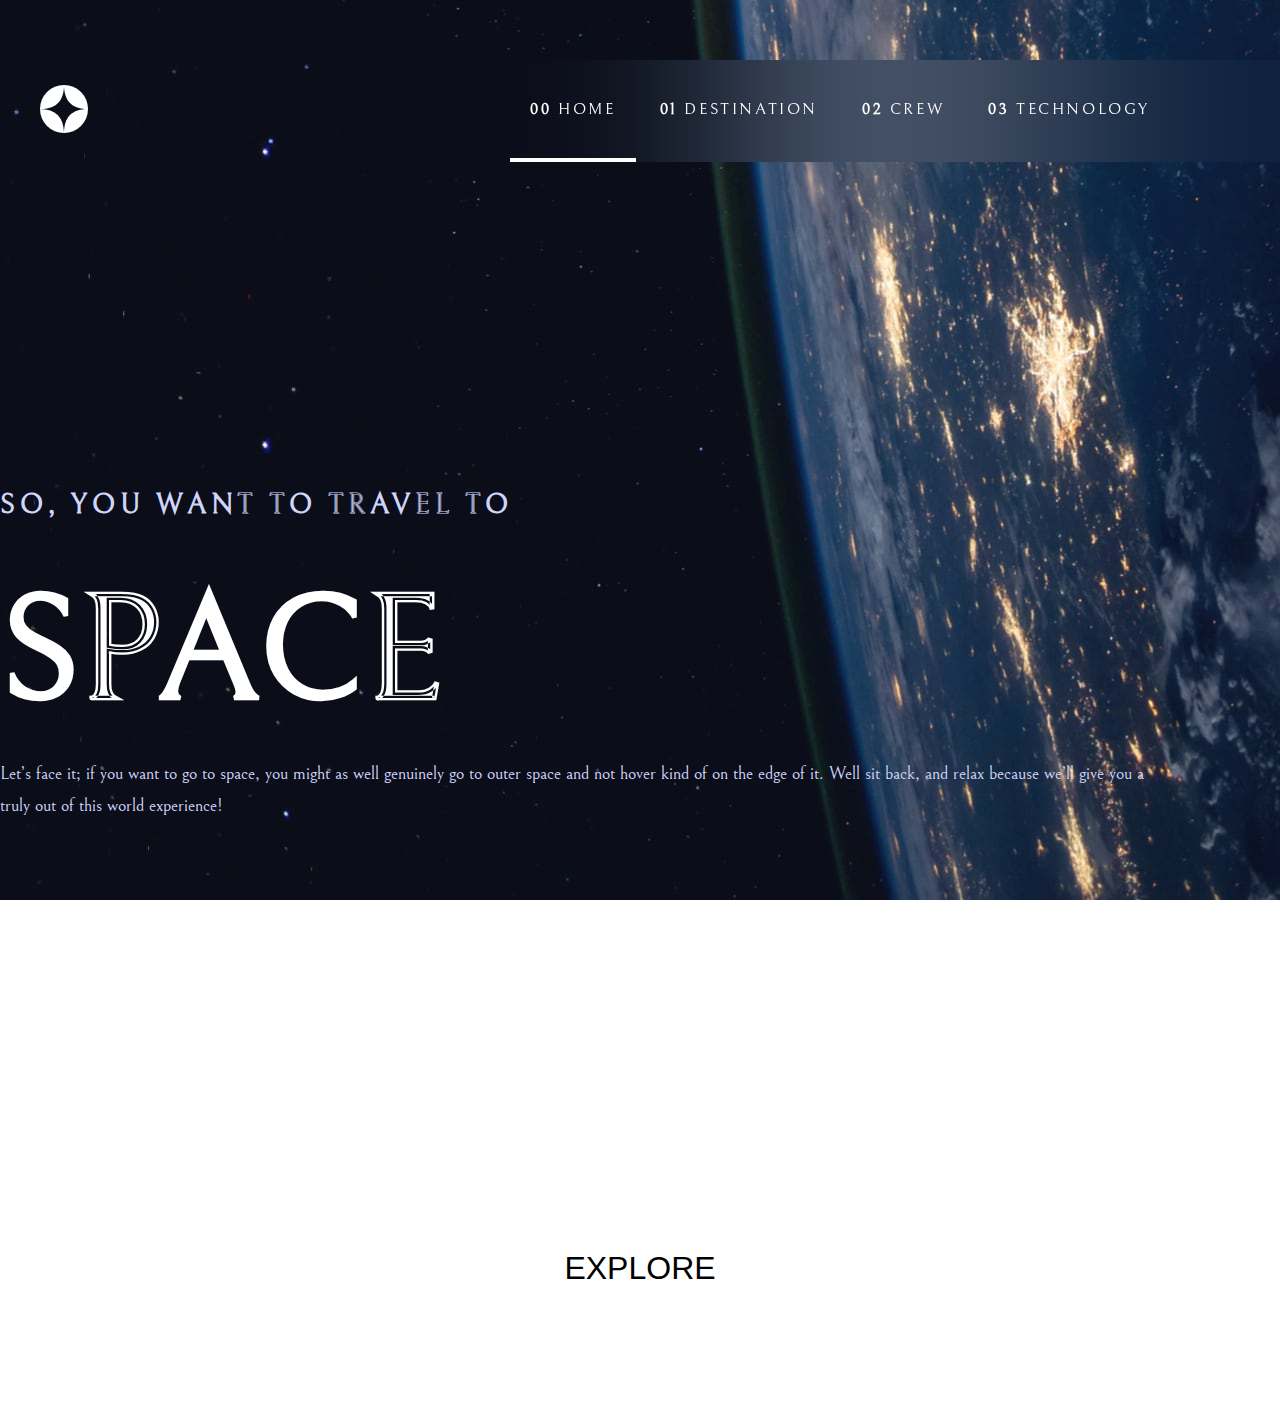
<file: index.html>
<!DOCTYPE html>
<html lang="en">
<head>
  <meta charset="UTF-8">
  <meta name="viewport" content="width=device-width, initial-scale=1.0">

  <link rel="icon" type="image/png" sizes="32x32" href="./assets/favicon-32x32.png">
  
  
  <link href="https://cdn.jsdelivr.net/npm/bootstrap@5.3.0-alpha1/dist/css/bootstrap.min.css" rel="stylesheet" integrity="sha384-GLhlTQ8iRABdZLl6O3oVMWSktQOp6b7In1Zl3/Jr59b6EGGoI1aFkw7cmDA6j6gD" crossorigin="anonymous">
  <link rel="stylesheet" href="styles.css">
  <link rel="preconnect" href="https://fonts.googleapis.com">
  <link rel="preconnect" href="https://fonts.gstatic.com" crossorigin>
  <link href="https://fonts.googleapis.com/css2?family=Barlow+Condensed&family=Bellefair&display=swap" rel="stylesheet">
  <title>Space tourism website | Home</title>
  <style>
  @media screen and (min-width: 992px) {

    body{
        background: url(assets/home/background-home-desktop.jpg) no-repeat center center fixed;
        background-size: cover ;
    }
}
/* tablet */
  @media screen and (min-width: 768px) and (max-width: 991px) {
    body{
        background: url(assets/home/background-home-tablet.jpg) no-repeat center center fixed;
        background-size: cover ;
    }
}
/* phone */
  @media screen and (max-width: 767px) {
    body{
        background: url(assets/home/background-home-mobile.jpg) no-repeat center center fixed;
        background-size: cover ;
    }
}
  </style>
</head>
<body>
  <nav>
    <div class="navi-wrapper">
      <div class="navi-logo">
        <img src="assets/shared/logo.svg" alt="logo">
      </div>
     
      <div class="navi-links-wrapper">
        <div class="navi-links">
          <ul>
              <ul>
                <li class="hide hamburger"><a onclick="openNav()" href="#"><img class="symbole" src="assets/shared/icon-hamburger.svg" alt="Menu"></a></li>
                <li class="hide close"><a onclick="closeNav()" href="#"><img class="symbole" src="assets/shared/icon-close.svg" alt="Close"></a></li>
              </ul>
            <li class="home links active"><span><a href="index.html"><span class="numbers">00</span> Home </a></span></li>
            <li class="destination links"><span><a onclick="destination()" href="destination.html"><span class="numbers">01</span> Destination </a></span></li>
            <li class="crew links"><span><a href="crew.html"><span class="numbers">02</span> Crew </a></span></li>
            <li class="technology links"><span><a href="technology.html"><span class="numbers">03</span> Technology </a></span></li>
          </ul>
        </div>
      </div>
    </div>
  </nav>
  
  <div class="container">
    <div class="row">
      <div class="col-lg-6 col1-home">
        <h5>So, you want to travel to</h5>
        <h1>Space</h1>
        <p>Let’s face it; if you want to go to space, you might as well genuinely go to 
          outer space and not hover kind of on the edge of it. Well sit back, and relax 
          because we’ll give you a truly out of this world experience!
        </p>
      </div>
      <div class="col-lg-6 col2-home">
        <button><a onclick="destination()" href="destination.html">Explore</a></button>
      </div>
    </div>
  </div>
  
  
  
  



  
  <script src="https://ajax.googleapis.com/ajax/libs/jquery/3.6.1/jquery.min.js"></script>
  <script src="index.js"></script>
  <script src="https://cdn.jsdelivr.net/npm/bootstrap@5.3.0-alpha1/dist/js/bootstrap.bundle.min.js" integrity="sha384-w76AqPfDkMBDXo30jS1Sgez6pr3x5MlQ1ZAGC+nuZB+EYdgRZgiwxhTBTkF7CXvN" crossorigin="anonymous"></script>
</body>
</html>
</file>
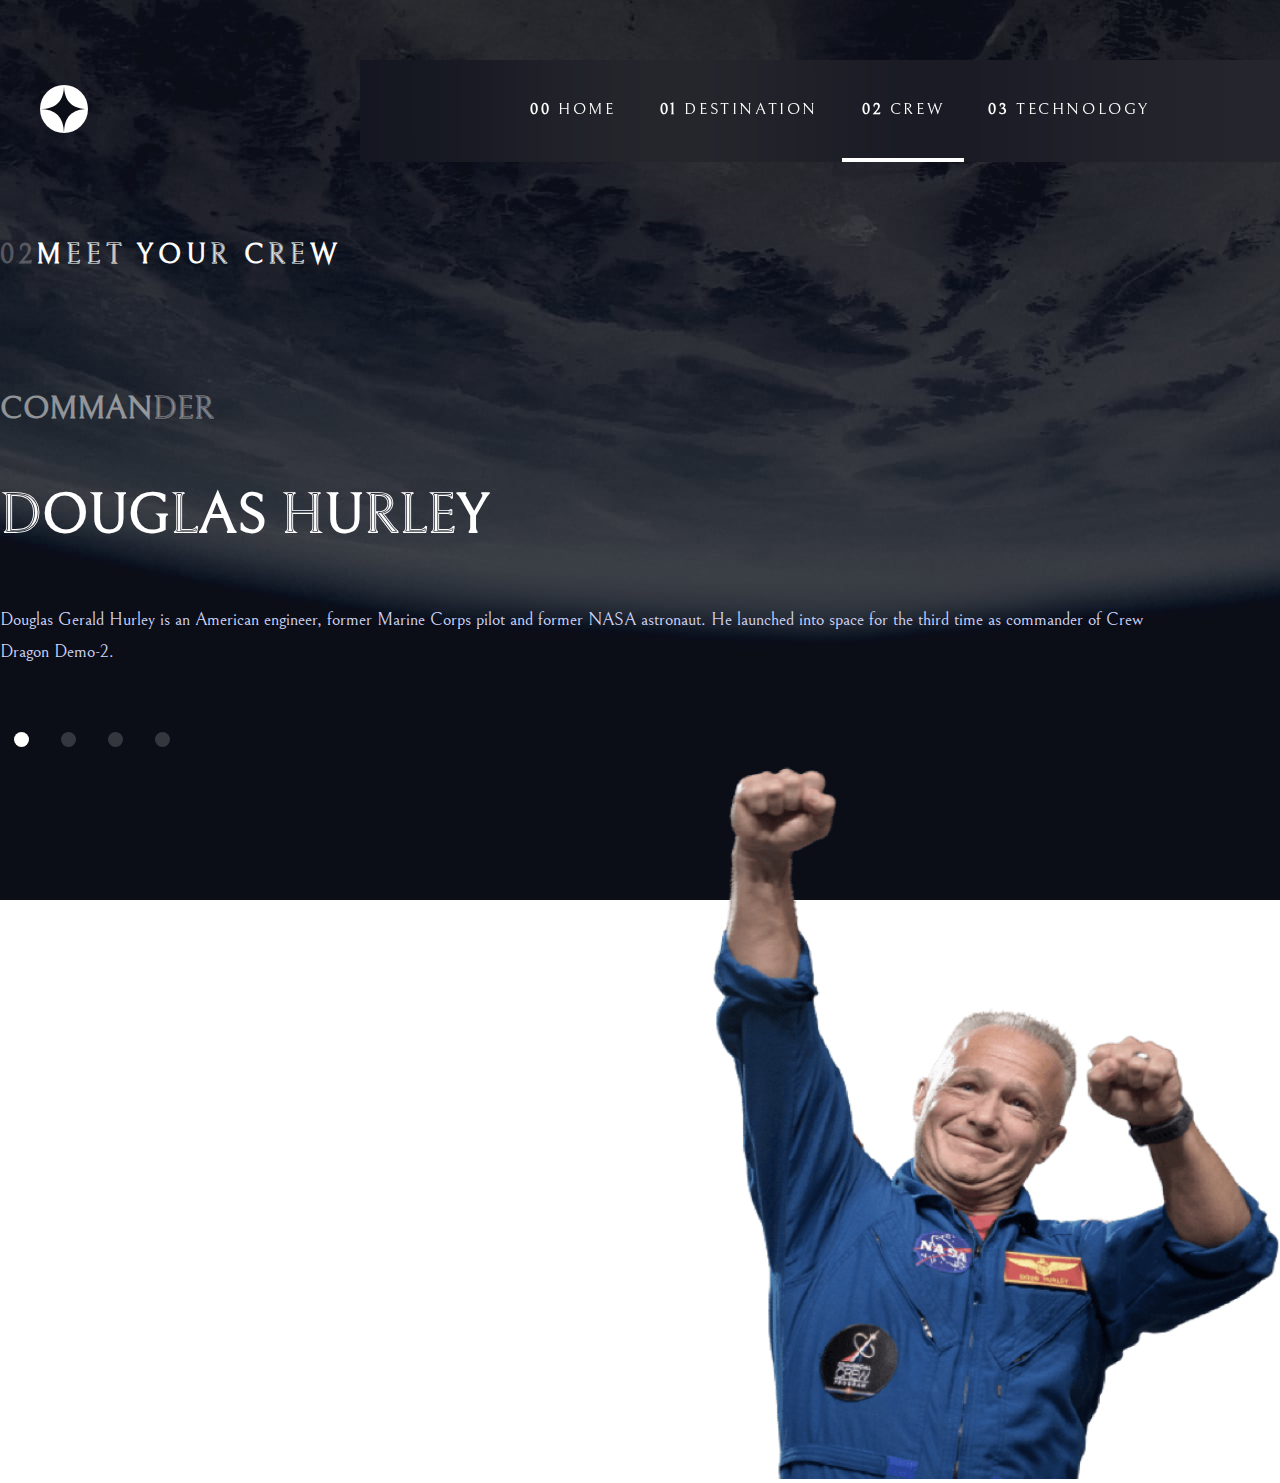
<file: crew.html>
<!DOCTYPE html>
<html lang="en">
<head>
  <meta charset="UTF-8">
  <meta name="viewport" content="width=device-width, initial-scale=1.0">

  <link rel="icon" type="image/png" sizes="32x32" href="./assets/favicon-32x32.png">
  
  
  <link href="https://cdn.jsdelivr.net/npm/bootstrap@5.3.0-alpha1/dist/css/bootstrap.min.css" rel="stylesheet" integrity="sha384-GLhlTQ8iRABdZLl6O3oVMWSktQOp6b7In1Zl3/Jr59b6EGGoI1aFkw7cmDA6j6gD" crossorigin="anonymous">
  <link rel="stylesheet" href="styles.css">
  <link rel="preconnect" href="https://fonts.googleapis.com">
  <link rel="preconnect" href="https://fonts.gstatic.com" crossorigin>
  <link href="https://fonts.googleapis.com/css2?family=Barlow+Condensed&family=Bellefair&display=swap" rel="stylesheet">
  <title>Space tourism website | Home</title>
  <style>
  @media screen and (min-width: 992px) {

    body{
        background: url(assets/crew/background-crew-desktop.jpg) no-repeat center center fixed;
        background-size: cover ;
    }
}
/* tablet */
  @media screen and (min-width: 768px) and (max-width: 991px) {
    body{
        background: url(assets/crew/background-crew-tablet.jpg) no-repeat center center fixed;
        background-size: cover ;
    }
}
/* phone */
  @media screen and (max-width: 767px) {
    body{
        background: url(assets/crew/background-crew-mobile.jpg) no-repeat center center fixed;
        background-size: cover ;
    }
    .row{
        display: grid;
        grid-template-areas:  "a"
                              "b"
                              "c";
    }
}
  </style>
</head>
<body>
  <nav>
    <div class="navi-wrapper">
      <div class="navi-logo">
        <img src="assets/shared/logo.svg" alt="logo">
      </div>    
      <div class="navi-links-wrapper">
        <div class="navi-links">
          <ul>
              <ul>
                <li class="hide hamburger"><a onclick="openNav()" href="#"><img class="symbole" src="assets/shared/icon-hamburger.svg" alt="Menu"></a></li>
                <li class="hide close"><a onclick="closeNav()" href="#"><img class="symbole" src="assets/shared/icon-close.svg" alt="Close"></a></li>
              </ul>
            <li class="home links "><span><a href="index.html"><span class="numbers">00</span> Home </a></span></li>
            <li class="destination links"><span><a href="destination.html"><span class="numbers">01</span> Destination </a></span></li>
            <li class="crew links active"><span><a href="crew.html"><span class="numbers">02</span> Crew </a></span></li>
            <li class="technology links"><span><a href="technology.html"><span class="numbers">03</span> Technology </a></span></li>
          </ul>
        </div>
      </div>
    </div>
  </nav>
    
    <div class="container">
        <div class="row">
            <div class="col-lg-12">
              <h5 class="crew-heading"><span>02</span>Meet your crew</h5>
            </div>
            <div class="col-lg-6 col1-crew">
              <div class="crew-navbar">
                <ul>
                    <li onclick="hurley()" class="hurley-btn crew-active"><a href="#"></a></li>
                    <li onclick="shuttleworth()" class="shuttleworth-btn"><a href="#"></a></li>
                    <li onclick="glover()" class="glover-btn"><a href="#"></a></li>
                    <li onclick="ansari()" class="ansari-btn"><a href="#"></a></li>
                </ul>
            </div>
            <div>
                <h4 class="crew-position">Commander</h4>
                <h3 class="crew-name">Douglas Hurley</h3>
              
                <p class="crew-desc">
                Douglas Gerald Hurley is an American engineer, former Marine Corps pilot 
                and former NASA astronaut. He launched into space for the third time as 
                commander of Crew Dragon Demo-2.
                </p>
            </div>
            </div>

            <div class="col-lg-6 col2-crew">
                <img class="crew-img" src="assets/crew/image-douglas-hurley.png" alt="crew image">
                <hr class="crew-hr">
            </div>
        </div>
    </div>

 



  <script src="https://ajax.googleapis.com/ajax/libs/jquery/3.6.1/jquery.min.js"></script>
  <script src="index.js"></script>
  <script src="https://cdn.jsdelivr.net/npm/bootstrap@5.3.0-alpha1/dist/js/bootstrap.bundle.min.js" integrity="sha384-w76AqPfDkMBDXo30jS1Sgez6pr3x5MlQ1ZAGC+nuZB+EYdgRZgiwxhTBTkF7CXvN" crossorigin="anonymous"></script>
</body>
</html>
</file>
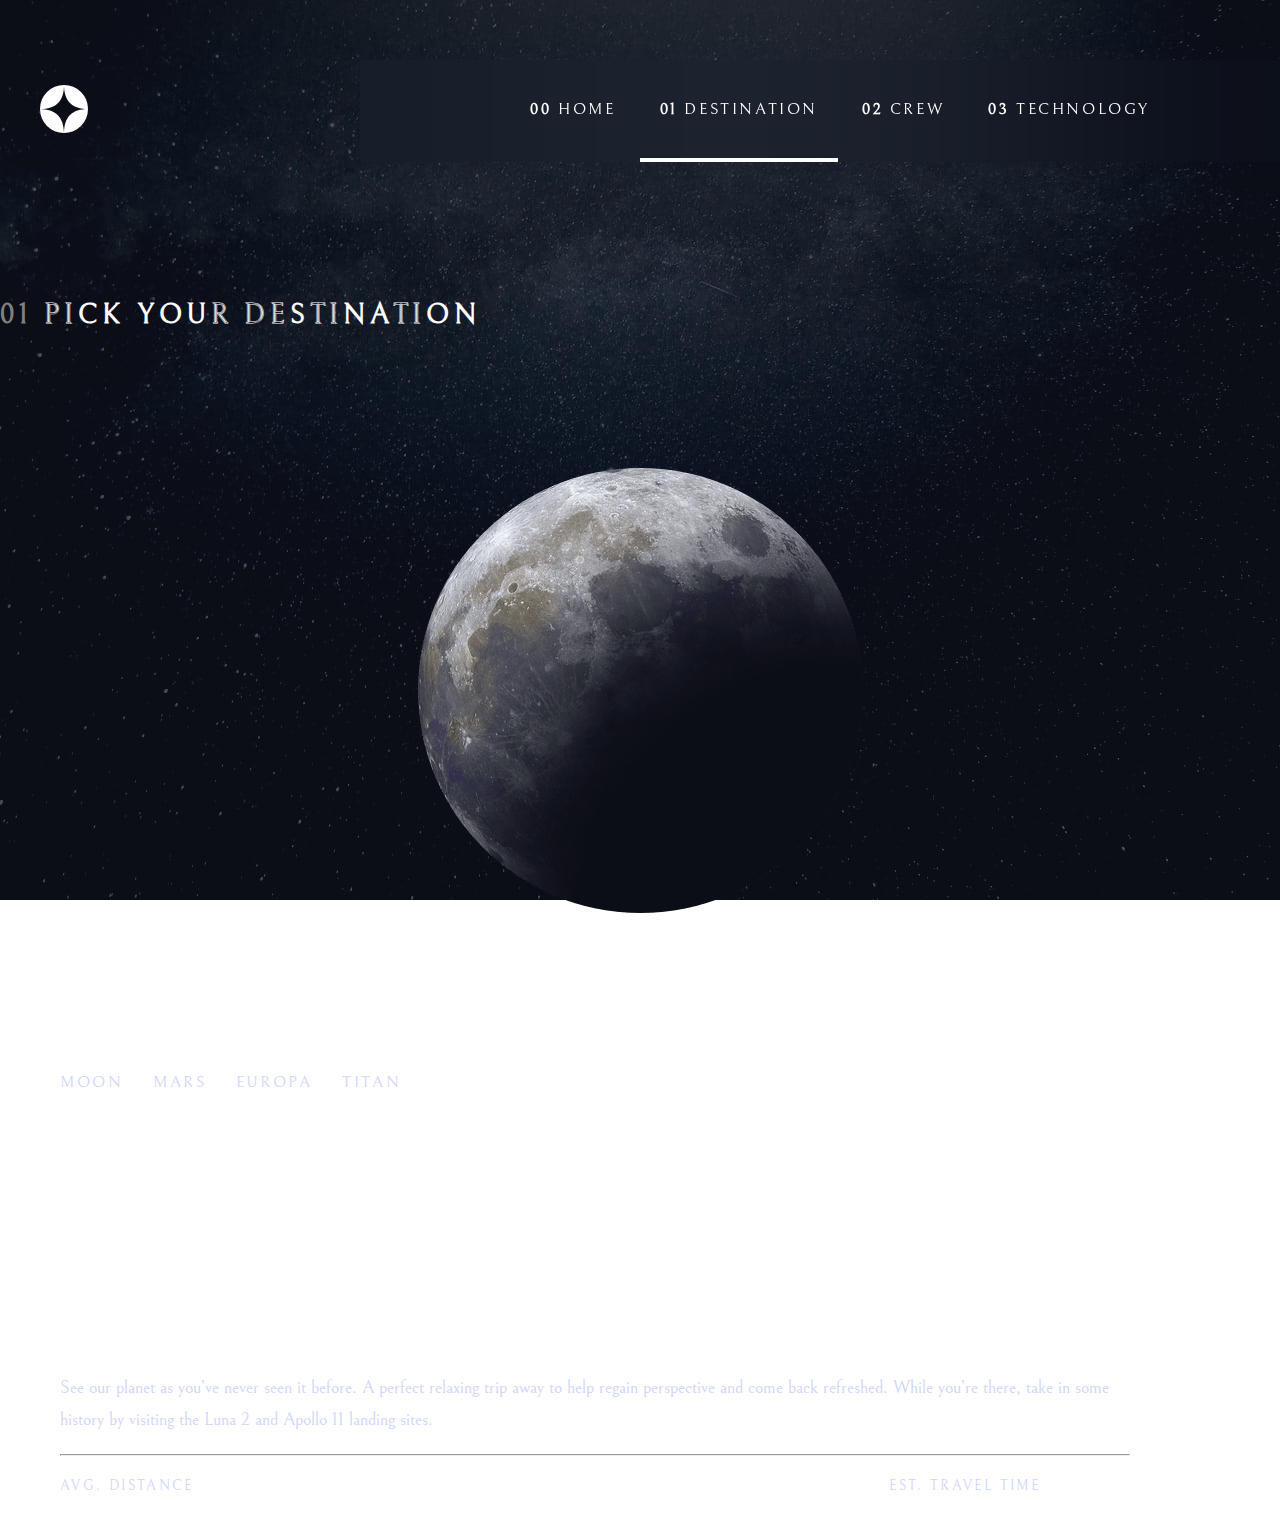
<file: destination.html>
<!DOCTYPE html>
<html lang="en">
<head>
  <meta charset="UTF-8">
  <meta name="viewport" content="width=device-width, initial-scale=1.0">

  <link rel="icon" type="image/png" sizes="32x32" href="./assets/favicon-32x32.png">
  
  
  <link href="https://cdn.jsdelivr.net/npm/bootstrap@5.3.0-alpha1/dist/css/bootstrap.min.css" rel="stylesheet" integrity="sha384-GLhlTQ8iRABdZLl6O3oVMWSktQOp6b7In1Zl3/Jr59b6EGGoI1aFkw7cmDA6j6gD" crossorigin="anonymous">
  <link rel="stylesheet" href="styles.css">
  <link rel="preconnect" href="https://fonts.googleapis.com">
  <link rel="preconnect" href="https://fonts.gstatic.com" crossorigin>
  <link href="https://fonts.googleapis.com/css2?family=Barlow+Condensed&family=Bellefair&display=swap" rel="stylesheet">
  <title>Space tourism website | Destination</title>
  <style>
    @media screen and (min-width: 992px) {
  
      body{
          background: url(assets/destination/background-destination-desktop.jpg) no-repeat center center fixed;
          background-size: cover ;

      }
  }
  /* tablet */
    @media screen and (min-width: 768px) and (max-width: 991px) {
      body{
          background: url(assets/destination/background-destination-tablet.jpg) no-repeat center center fixed;
          background-size: cover ;

      }
  }
  /* phone */
    @media screen and (max-width: 767px) {
      body{
          background: url(assets/destination/background-destination-mobile.jpg) no-repeat center center fixed;
          background-size: cover ;
          
          
      }
  }
  </style>
</head>
<body>
  <nav>
    <div class="navi-wrapper">
      <div class="navi-logo">
        <img src="assets/shared/logo.svg" alt="logo">
      </div>
     
      <div class="navi-links-wrapper">
        <div class="navi-links">
          <ul>
              <ul>
                <li class="hide hamburger"><a onclick="openNav()" href="#"><img class="symbole" src="assets/shared/icon-hamburger.svg" alt="Menu"></a></li>
                <li class="hide close"><a onclick="closeNav()" href="#"><img class="symbole" src="assets/shared/icon-close.svg" alt="Close"></a></li>
              </ul>
            <li class="home links"><span><a href="index.html"><span class="numbers">00</span> Home </a></span></li>
            <li class="destination links active"><span><a href="destination.html"><span class="numbers">01</span> Destination </a></span></li>
            <li class="crew links"><span><a href="crew.html"><span class="numbers">02</span> Crew </a></span></li>
            <li class="technology links"><span><a href="technology.html"><span class="numbers">03</span> Technology </a></span></li>
          </ul>
        </div>
      </div>
    </div>
  </nav>
  <div class="container">
    <div class="row">
      <div class="col-lg-6 col1-destination">
            <h5><span>01</span> Pick your destination</h5>
        <div class="planet-img-wrapper">
            <img class="planet-img" src="assets/destination/image-moon.png" alt="image-moon">
        </div>       
      </div>
      <div class="col-lg-6 col2-destination">
        <div class="planet-navbar">
            <ul>
                <li onclick="moon()"><span class="moon-btn planet-active">Moon</span> </li>
                <li onclick="mars()"><span class="mars-btn">Mars</span></li>
                <li onclick="europa()"><span class="europa-btn">Europa</span></li>
                <li onclick="titan()"><span class="titan-btn">Titan</span></li>
            </ul>
        </div>
        <div class="planet-description">
          <h2 class="planet-name">Moon</h2>
          <p class="planet-paragraph">
              See our planet as you’ve never seen it before. A perfect relaxing trip away to help 
              regain perspective and come back refreshed. While you’re there, take in some history 
              by visiting the Luna 2 and Apollo 11 landing sites.
          </p>
        </div>
        <hr>
        <div class="distance-facts">
            <div class="avg-distance">
                <p>Avg. distance</p>
                <span class="planet-distance">384,400 km</span>
            </div>
            <div class="travel-time">
                <p>Est. travel time</p>
                <span class="planet-travel">3 days</span>
            </div>
        </div>

      </div>
    </div>  



  <script src="https://ajax.googleapis.com/ajax/libs/jquery/3.6.1/jquery.min.js"></script>
  <script src="index.js"></script>
  <script src="https://cdn.jsdelivr.net/npm/bootstrap@5.3.0-alpha1/dist/js/bootstrap.bundle.min.js" integrity="sha384-w76AqPfDkMBDXo30jS1Sgez6pr3x5MlQ1ZAGC+nuZB+EYdgRZgiwxhTBTkF7CXvN" crossorigin="anonymous"></script>
</body>
</html>
</file>
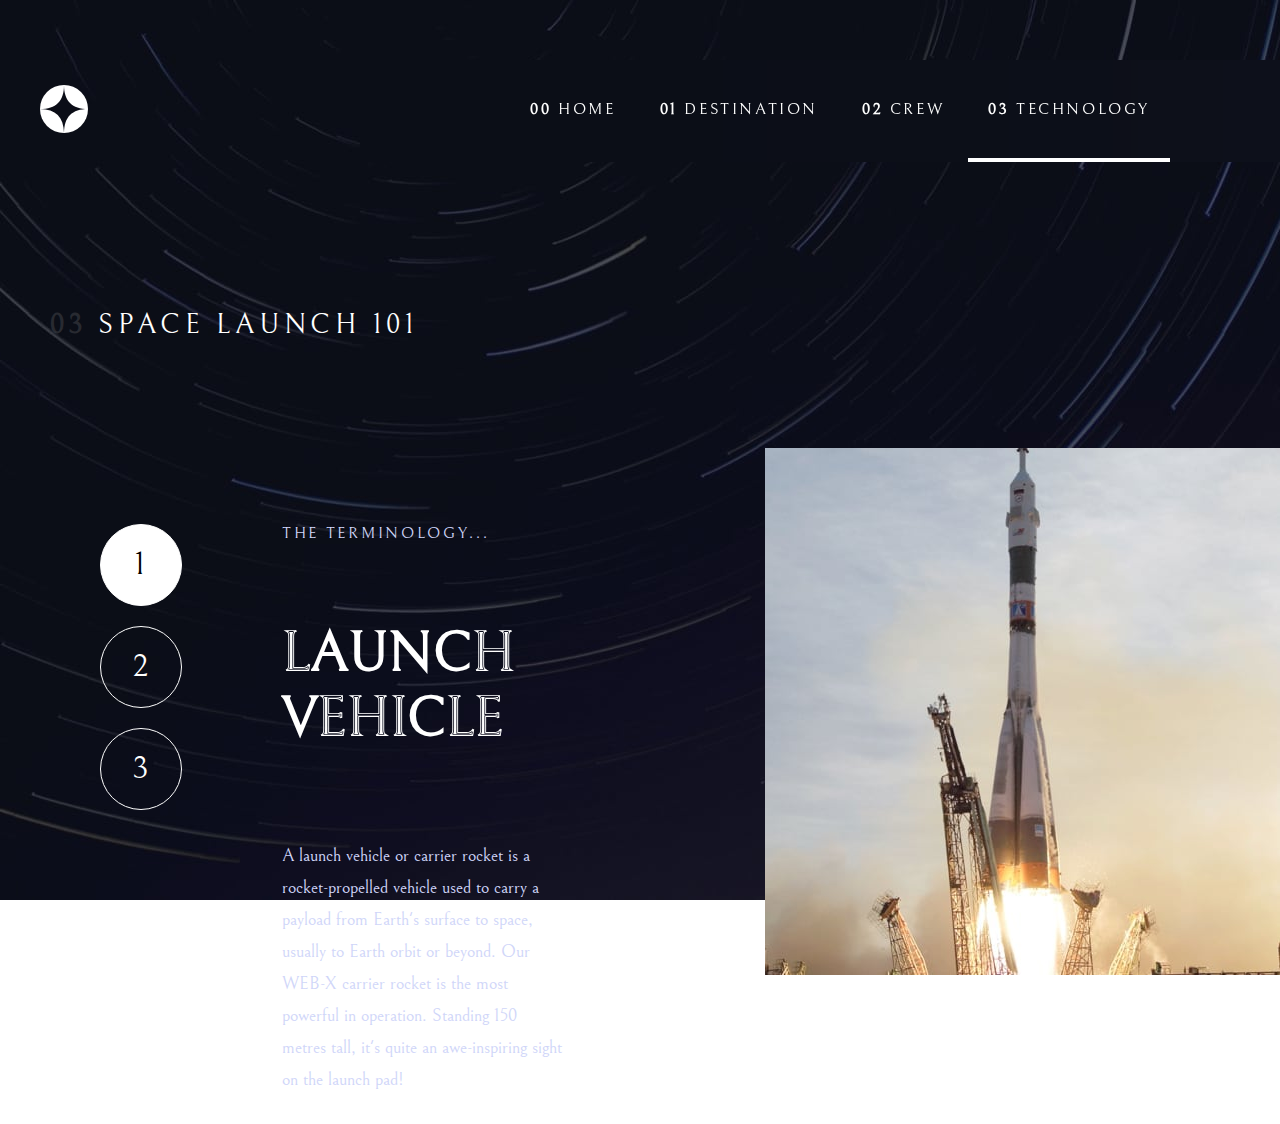
<file: technology.html>
<!DOCTYPE html>
<html lang="en">
<head>
  <meta charset="UTF-8">
  <meta name="viewport" content="width=device-width, initial-scale=1.0">

  <link rel="icon" type="image/png" sizes="32x32" href="./assets/favicon-32x32.png">
  
  
  <link href="https://cdn.jsdelivr.net/npm/bootstrap@5.3.0-alpha1/dist/css/bootstrap.min.css" rel="stylesheet" integrity="sha384-GLhlTQ8iRABdZLl6O3oVMWSktQOp6b7In1Zl3/Jr59b6EGGoI1aFkw7cmDA6j6gD" crossorigin="anonymous">
  <link rel="stylesheet" href="styles.css">
  <link rel="preconnect" href="https://fonts.googleapis.com">
  <link rel="preconnect" href="https://fonts.gstatic.com" crossorigin>
  <link href="https://fonts.googleapis.com/css2?family=Barlow+Condensed&family=Bellefair&display=swap" rel="stylesheet">
  <title>Space tourism website | Home</title>
  <style>
  @media screen and (min-width: 992px) {

    body{
        background: url(assets/technology/background-technology-desktop.jpg) no-repeat center center fixed;
        background-size: cover ;
    }
    .tech-row{
        display: grid;
        grid-template-areas: "a b c";
    }
}
/* tablet */
  @media screen and (min-width: 768px) and (max-width: 991px) {
    body{
        background: url(assets/technology/background-technology-tablet.jpg) no-repeat center center fixed;
        background-size: cover ;
    }
}
/* phone */
  @media screen and (max-width: 767px) {
    body{
        background: url(assets/technology/background-technology-mobile.jpg) no-repeat center center fixed;
        background-size: cover ;
    }
}
  </style>
</head>
<body>
    <nav>
    <div class="navi-wrapper">
      <div class="navi-logo">
        <img src="assets/shared/logo.svg" alt="logo">
      </div>    
      <div class="navi-links-wrapper">
        <div class="navi-links">
          <ul>
              <ul>
                <li class="hide hamburger"><a onclick="openNav()" href="#"><img class="symbole" src="assets/shared/icon-hamburger.svg" alt="Menu"></a></li>
                <li class="hide close"><a onclick="closeNav()" href="#"><img class="symbole" src="assets/shared/icon-close.svg" alt="Close"></a></li>
              </ul>
            <li class="home links "><span><a href="index.html"><span class="numbers">00</span> Home </a></span></li>
            <li class="destination links"><span><a href="destination.html"><span class="numbers">01</span> Destination </a></span></li>
            <li class="crew links"><span><a href="crew.html"><span class="numbers">02</span> Crew </a></span></li>
            <li class="technology links active"><span><a href="technology.html"><span class="numbers">03</span> Technology </a></span></li>
          </ul>
        </div>
      </div>
    </div>
    </nav>
    
    <div class="container-fluid">
        <div class="row">
            <div class="col col1-tech">
                <h5><span>03</span> Space launch 101</h5>
            </div>
        </div>
        <div class="row tech-row">
            <div class="col-lg-12 col2-tech">
                <div class="tech-img-wrapper">

                </div>
            </div>
            <div class="col-lg-12 col3-tech">
                <ul class="tech-navbar">
                    <li class="tech-1 tech-active" onclick="techVehicle()"><a class="tech-1 tech-active" href="#">1</a></li>
                    <li class="tech-2"onclick="techSpaceport()"><a class="tech-2" href="#">2</a></li>
                    <li class="tech-3" onclick="techCapsule()"><a class="tech-3" href="#">3</a></li>
                </ul>
            </div>
            <div class="col-lg-12 col4-tech">
                <p class="tech-heading">The terminology...</p>
                <h4 class="tech-name">Launch vehicle</h4>
                <p class="tech-vehicle-desc"> A launch vehicle or carrier rocket is a rocket-propelled vehicle used to carry a 
                    payload from Earth's surface to space, usually to Earth orbit or beyond. Our 
                    WEB-X carrier rocket is the most powerful in operation. Standing 150 metres tall, 
                    it's quite an awe-inspiring sight on the launch pad!
                </p>
            </div>
        </div>
    </div>

 



  <script src="https://ajax.googleapis.com/ajax/libs/jquery/3.6.1/jquery.min.js"></script>
  <script src="index.js"></script>
  <script src="https://cdn.jsdelivr.net/npm/bootstrap@5.3.0-alpha1/dist/js/bootstrap.bundle.min.js" integrity="sha384-w76AqPfDkMBDXo30jS1Sgez6pr3x5MlQ1ZAGC+nuZB+EYdgRZgiwxhTBTkF7CXvN" crossorigin="anonymous"></script>
</body>
</html>
</file>
<file: styles.css>
body, html{
    padding: 0;
    margin: 0;
    font-family: 'Bellefair', serif;  
    width: 100vw;
}
/* general design */

.navi-wrapper{
    display: flex;
    justify-content: space-between;
    align-items: center;
}
.numbers{
    font-weight: 700;
}
.navi-links ul a{
    text-transform: uppercase;
    text-decoration: none;
    color: #FFFFFF;
   
    font-size: 16px;
    letter-spacing: 2.6px;
}
button a{
    text-decoration: none;
    color: black;
}

/* desktop design */
/* navbar */
@media screen and (min-width: 992px) {
    .navi-wrapper{
        margin: 60px 0 40px 40px;
    }
    .navi-links-wrapper{
        padding: 0 110px 0 100px;
        backdrop-filter: blur(100px);
        -webkit-backdrop-filter: blur(100px);

    } 
    .active{
        border-bottom: #FFFFFF 4px solid;
    }  
    .navi-links ul{
        list-style: none;  
        text-align: center;
        margin: 0;
        padding-left: 50px; 
        
    }
    .navi-links ul li{
        display: inline-block;
        padding: 40px 20px;
    }

    .navi-links ul li:hover {
        border-bottom: #ffffff88 4px solid;
    }
    /* home */
    .col1-home{
        text-align: left;
        padding: 240px 120px 0 0 ;
    }
    .col1-home h5{
        letter-spacing: 4.75px;
        font-size: 28px;
        text-transform: uppercase;
        color: #D0D6F9;
    }
    .col1-home h1{
        margin: 12px 0;
        font-size: 150px;
        text-transform: uppercase;
        color: #FFFFFF;
    }
    .col1-home p{
        font-size: 18px;
        line-height: 32px;
        color: #D0D6F9;
    }
    .col2-home{
        padding-top: 290px ;
        text-align: center;
    }
    .col2-home button{
        text-transform: uppercase;
        padding: 120px 80px;
        border-radius: 100%;
        background-color: #FFFFFF;
        border: 0;
        font-size: 32px;
    }
    .col2-home button:hover {
        box-shadow: 0px 0px 0px 40px #979797;
        transition: 0.5s;
    }
    /* destination */

    h5 span{
        color: gray;
        font-weight: 700;
    }
    .col1-destination{
        padding-top: 50px;
    }
    .col1-destination h5{
        letter-spacing: 4.725px;
        font-size: 28px;
        text-transform: uppercase;
        color: #FFFFFF;
    }
    .planet-img-wrapper{
        padding-top: 90px;
        text-align: center;
    }

    .planet-active{
        border-bottom: 2px solid #FFFFFF;
    }
    .planet-navbar ul{
        padding: 0;
    }
    .planet-navbar ul li{
        
        font-size: 16px;
        letter-spacing: 2.7px;
        padding-right: 25px;
        text-transform: uppercase;
        display: inline-block;
        list-style: none;
        color: #D0D6F9;
    }
    .planet-navbar li span:hover{
        border-bottom: 2px solid #FFFFFF;
        color: #FFFFFF;
    }

    .col2-destination{
        padding: 140px 150px 0 60px;
    }
    .col2-destination h2{
        font-size: 100px;
        text-transform: uppercase;
        color: white;
    }
    .planet-description p{
        font-size: 18px;
        line-height: 32px;
        color: #D0D6F9;
    }
    .col2-destination hr{
        color: gray;
    }
    .distance-facts{
        font-size: 14px;
        letter-spacing: 2.3625px;
        text-transform: uppercase;
        color: #D0D6F9;
        display: flex;
        justify-content: space-between;
    }
    .travel-time{
        padding: 0 90px 0 0;
    }
    .distance-facts span{
        letter-spacing: normal;
        font-size: 28px;
        color: #FFFFFF;
    }
        /* crew */
    .col-lg-12{
        padding: 0;
    }
    .crew-heading{
        padding: 30px 0;
       
        text-transform: uppercase;
        font-size: 28px;
        letter-spacing: 4.725px;
        color: #FFFFFF;
    }
    .crew-heading span{
        color: #FFFFFF;
        opacity: 0.25;
        font-weight: 700;
    }
    .crew-position{
        color: #FFFFFF;
        opacity: 0.5;
        font-size: 32px;
        text-transform: uppercase;
    }
    .crew-name{
        color: #FFFFFF;
        font-size: 56px;
        text-transform: uppercase;
    }
    .col2-crew{
        text-align: end;
    }
    .col1-crew{
        display: flex;
        flex-wrap: wrap-reverse;
        justify-content: start;
        padding: 0 100px 0 0;
    }
    .crew-navbar ul{
        padding-left: 0;
    }
    .crew-desc{
        font-size: 18px;
        color: #D0D6F9;
        line-height: 32px;
    }
    .crew-hr{
        display: none;
    }
    .crew-navbar{
        padding-top: 30px;
        text-align: center;
    }
    .crew-navbar li{
        width: 15px;
        height: 15px;
        margin: 0 14px;
        background-color: #FFFFFF;
        display: inline-block;
        list-style: none;
        border-radius: 100px;
        opacity: 17.44%;
    }
    .crew-navbar li:hover{
        opacity: 50%;
    }
    .crew-active{
        opacity: unset !important;
    }
    .crew-navbar li a{
        width: 100%;
        height: 100%;
    }
    .crew-img{
        width: 568.07px;
        height: 712px;

    }
    /* Tech */
    .col1-tech{
        padding: 40px 0 40px 50px;
    }
    .col1-tech h5{
        text-transform: uppercase;
        color: #FFFFFF;
        font-size: 28px;
        letter-spacing: 4.72px;
        font-weight: 400;
        padding: 20px 0;
    }
    .col1-tech span{
        font-size: 28px;
        opacity: 0.25;
        font-weight: 700;
    }
    .col2-tech{
        grid-area: c;
        padding: 0;
    }
    .tech-row{
        text-align: center;
    }
    .tech-img-wrapper{
        width: 515px;
        height: 527px;
        background-image: url(assets/technology/image-launch-vehicle-portrait.jpg);
        background-position: center center;
        background-size: cover;
    }
    .tech-navbar{
        padding: 40px 0 0 100px;
        text-align: center;
    }
    .tech-navbar li{
        display: flex;
        align-items: center;
        justify-content: center;
        list-style: none;
        color: #FFFFFF;
        width: 80px;
        height: 80px;
        border: 1px solid #FFFFFF;
        border-radius: 100%;
        margin: 20px 0;

    }
    .tech-navbar li a{
        font-weight: 400;
        font-size: 32px;
        letter-spacing: 2px;
        color: #FFFFFF;
        text-decoration: none;
        padding: 5px 7.5px;
    }
    .tech-active{
        background-color: #FFFFFF;
        color: black !important;
    }
    .col3-tech{
        grid-area: a;
    }
    .col4-tech{
        grid-area: b;
        text-align: left;
        padding: 60px 200px 0 100px;
    }
    .col4-tech .tech-heading{
        color: #D0D6F9;
        text-transform: uppercase;
        font-size: 16px;
        letter-spacing: 2.7px;
    }
    .col4-tech .tech-name{
        padding: 5px 0;
        color: #FFFFFF;
        font-size: 56px;
        text-transform: uppercase;
    }
    .col4-tech .tech-vehicle-desc{
        padding: 10px 0;
        color: #D0D6F9;
        font-size: 18px;
        line-height: 32px; 
    }
}




/* tablet design */
/* navbar */
@media screen and (min-width: 768px) and (max-width: 991px) {

    .navi-links-wrapper{
        padding: 0 20px 0 40px;
        backdrop-filter: blur(100px);
        -webkit-backdrop-filter: blur(100px);
    } 
    .navi-logo{
        padding-left: 40px;
    }
    .active{
        border-bottom: #FFFFFF 3px solid;
    }
    .navi-links ul{
        list-style: none;  
        text-align: center;
        margin: 0;
        padding-left: 50px;  
    }
    .navi-links ul li{
        display: inline-block;
        padding: 40px 10px;
    }

/* home */
    .col1-home{
        text-align: center;
        padding: 80px 95px 100px 95px;
    }
    .col1-home h5{
        letter-spacing: 3.375px;
        font-size: 20px;
        text-transform: uppercase;
        color: #D0D6F9;
    }
    .col1-home h1{
        margin: 12px 0;
        font-size: 150px;
        text-transform: uppercase;
        color: #FFFFFF;
    }
    .col1-home p{
        font-size: 16px;
        line-height: 28px;
        color: #D0D6F9;
    }
    .col2-home{
        text-align: center;
    }
    .col2-home button{
        text-transform: uppercase;
        padding: 120px 80px;
        border-radius: 100%;
        background-color: #FFFFFF;
        border: 0;
        font-size: 32px;
    }
    .col2-home button:hover {
        box-shadow: 0px 0px 0px 40px #979797;
        transition: 0.5s;
    }
    /* destination */
    h5 span{
        font-weight: 700;
        opacity: 0.25;
    }
    .col1-destination{
        padding-top: 30px;
    }
    .col1-destination h5{
        letter-spacing: 3.375px;
        font-size: 20px;
        text-transform: uppercase;
        color: #FFFFFF;
    }
    .planet-img-wrapper{
        padding-top: 50px;
        text-align: center;
    }
    .planet-img{
        width: 300px;
    }

    .planet-active{
        color: #FFFFFF;
        border-bottom: 2px solid #FFFFFF;
    }
    .planet-navbar ul{
        padding-top: 50px;
    }
    .planet-navbar ul li{  
        font-size: 16px;
        letter-spacing: 2.7px;
        padding-right: 25px;
        text-transform: uppercase;
        display: inline-block;
        list-style: none;
        color: #D0D6F9;
    }
    .planet-navbar li span:hover{
        border-bottom: 2px solid #FFFFFF;
        color: #FFFFFF;
    }

    .col2-destination{
        text-align: center;
        padding: 0 50px 0 50px;
    }
    .col2-destination h2{
        padding-top: 30px;
        font-size: 80px;
        text-transform: uppercase;
        color: white;
    }
    .planet-description p{
        font-size: 16px;
        color: #D0D6F9;
        line-height: 28px;
    }
    .col2-destination hr{
        color: gray;
    }
    .distance-facts{
        font-size: 14px;
        letter-spacing: 2.3625px;
        text-transform: uppercase;
        color: #D0D6F9;
        display: flex;
        justify-content: center;
    }
    .travel-time{
        padding: 0 0px 0 140px;
    }
    .distance-facts span{
        letter-spacing: normal;
        font-size: 28px;
        color: #FFFFFF;
    }
    /* crew */

    .crew-heading{
        padding: 30px 0 30px 30px;
        text-transform: uppercase;
        font-size: 20px;
        letter-spacing: 3.375px;
        color: #FFFFFF;
    }
    .crew-heading span{
        color: #FFFFFF;
        opacity: 0.25;
        font-weight: 700;
    }
    .crew-position{
        color: #FFFFFF;
        opacity: 0.5;
        font-size: 24px;
        text-transform: uppercase;
    }
    .crew-name{
        color: #FFFFFF;
        font-size: 40px;
        text-transform: uppercase;
    }
    .col1-crew, .col2-crew{
        text-align: center;
    }
    .col1-crew{
        justify-content: center;
        padding: 0 100px;
        display: flex;
        flex-wrap: wrap-reverse;
    }
    .crew-desc{
        font-size: 16px;
        color: #D0D6F9;
        line-height: 28px;
    }
    .crew-hr{
        display: none;
    }
    .crew-navbar{
        padding-top: 30px;
        text-align: center;
    }
    .crew-navbar ul{
        padding-left: 0;
    }
    .crew-navbar li{
        width: 10px;
        height: 10px;
        margin: 0 14px;
        background-color: #FFFFFF;
        display: inline-block;
        list-style: none;
        border-radius: 100px;
        opacity: 17.44%;
    }
    .crew-navbar li:hover{
        opacity: 50%;
    }
    .crew-active{
        opacity: unset !important;
    }
    .crew-navbar li a{
        width: 100%;
        height: 100%;
    }
    .crew-img{
        position: absolute;
        left: 200px;
        bottom: 0;
        width: 456.37px;
        height: 572px;
    }
    /* Tech */

    .col1-tech{
        padding: 40px 0 40px 50px;
    }
    .col1-tech h5{
        text-transform: uppercase;
        color: #FFFFFF;
        font-size: 20px;
        letter-spacing: 3.38px;
        font-weight: 400;
        padding: 20px 0;
    }
    .col1-tech span{
        font-size: 20px;
        opacity: 0.25;
        font-weight: 700;
    }
    .col2-tech{
        padding: 0;
    }
    .tech-row{
        text-align: center;
    }
    .tech-img-wrapper{
        width: 100vw;
        height: 310px;
        background-image: url(assets/technology/image-launch-vehicle-landscape.jpg);
        background-position: center center;
        background-size: cover;
    }
    .tech-navbar{
        padding: 40px 0;
        text-align: center;
    }
    .tech-navbar li{
        display: inline-block;
        list-style: none;
        color: #FFFFFF;
        padding: 15px 20px;
        border: 1px solid #FFFFFF;
        border-radius: 100%;
        margin: 0 15px;

    }
    .tech-navbar li a{
        font-weight: 400;
        font-size: 24px;
        color: #FFFFFF;
        text-decoration: none;
        padding: 5px 7.5px;
    }
    .tech-active{
        background-color: #FFFFFF;
        color: black !important;
    }
    .col4-tech{
        text-align: center;
        padding: 0 160px;
    }
    .col4-tech .tech-heading{
        color: #D0D6F9;
        text-transform: uppercase;
        font-size: 16px;
        letter-spacing: 2.7px;
    }
    .col4-tech .tech-name{
        padding: 5px 0;
        color: #FFFFFF;
        font-size: 40px;
        text-transform: uppercase;
    }
    .col4-tech .tech-vehicle-desc{
        padding: 10px 0;
        color: #D0D6F9;
        font-size: 16px;
        line-height: 28px; 
    }
    
}

/* mobile dedsign */
@media screen and (max-width: 766px) {
/* navbar */
    .navi-links ul {
        list-style: none;
        margin: 0;       
    }
    .home{
        padding-top: 60px;
    }
    .destination, .crew, .technology{
        padding-top: 30px;
    }
    .close{
        text-align: right;
    }
    .symbole{
        width: 30px;
    }
    .navi-wrapper{
        padding: 30px 30px;
    }

    .expandet{
        position: absolute;
        z-index: 5;
        top: 0;
        left: calc(100vw - 70vw);
        width: 70vw;
        height: 100vh;
        padding: 30px 15px 0 0;
        backdrop-filter: blur(100px);  
        -webkit-backdrop-filter: blur(100px);
    }
    /* homepage */
    .col1-home{
        text-align: center;
        padding: 30px 30px 60px 30px;
    }
    .col1-home h5{
        letter-spacing: 2.7px;
        font-size: 16px;
        text-transform: uppercase;
        color: #D0D6F9;
    }
    .col1-home h1{
        margin: 12px 0;
        font-size: 80px;
        text-transform: uppercase;
        color: #FFFFFF;
    }
    .col1-home p{
        font-size: 15px;
        line-height: 25px;
        color: #D0D6F9;
    }
    .col2-home{
        text-align: center;
    }
    .col2-home button{
        padding: 90px 60px;
        border-radius: 100%;
        background-color: #FFFFFF;
        border: 0;
        font-size: 20px;
        text-transform: uppercase;
    }
    .col2-home button:hover {
        box-shadow: 0px 0px 0px 40px #979797;
        transition: 0.5s;
    }
    /* destination */
    h5 span{
        font-weight: 700;
        color: gray;
    }
    .col1-destination{
        text-align: center;
        padding-top: 20px;
    }
    .col1-destination h5{
        letter-spacing: 2.7px;
        font-size: 16px;
        text-transform: uppercase;
        color: #FFFFFF;
    }
    .planet-img-wrapper{
        padding-top: 20px;   
    }
    .planet-img{
        width: 170px;
    }
    .planet-active{
        color: #FFFFFF;
        border-bottom: 2px solid #FFFFFF;
    }
    .planet-navbar ul{
        padding: 0;
    }
    .planet-navbar ul li{
        font-size: 14px;
        letter-spacing: 2.3625px;
        padding-right: 25px;
        text-transform: uppercase;
        display: inline-block;
        list-style: none;
        color: #D0D6F9;
    }
    .planet-navbar li span:hover{
        border-bottom: 2px solid #FFFFFF;
        color: #FFFFFF;
    }
    .col2-destination{
        text-align: center;
        padding: 30px 15px 0 15px;
    }
    .col2-destination h2{
        padding-top: 16px;
        font-size: 56px;
        text-transform: uppercase;
        color: white;
    }
    .planet-description p{
        font-size: 15px;
        line-height: 25px;
        color: #D0D6F9;
    }
    .col2-destination hr{
        color: gray;
    }
    .avg-distance{
        padding-bottom: 20px;
    }
    .distance-facts{
        text-transform: uppercase;
        color: #D0D6F9;
    }
    .distance-facts span{
        font-size: 28px;
        color: #FFFFFF;
    }
    .distance-facts p{
        font-size: 14px;
        letter-spacing: 2.3625px;
    }
    /* crew */ 
    .col-lg-12{
        grid-area: a;
    }
    .col1-crew{
        grid-area: c;
    }
    .col2-crew{
        grid-area: b;
    }
    .col1-crew, .col2-crew{
        padding: 0 30px;
    }
    .crew-heading{
        text-align: center;
        font-size: 16px;
        text-transform: uppercase;
        color: #FFFFFF;
    }
    .crew-img{
        width: 177px;
        height: 222px;
    }
    .crew-hr{
        color: #FFFFFF;
        margin: 0;
    }
    .crew-navbar{
        padding-top: 30px;
        text-align: center;
    }
    .crew-navbar li{
        width: 10px;
        height: 10px;
        margin: 0 14px;
        background-color: #FFFFFF;
        display: inline-block;
        list-style: none;
        border-radius: 100px;
        opacity: 17.44%;
    }
    .crew-navbar li:hover{
        opacity: 50%;
    }
    .crew-active{
        opacity: unset !important;
    }
    .crew-navbar li a{
        width: 100%;
        height: 100%;
    }
    .col-lg-6{
        text-align: center;
    }
    .col1-crew{
        color: #FFFFFF;

    }
    .col1-crew h4{
        text-transform: uppercase;
        padding-top: 30px;
        font-size: 16px;
        opacity: 0.5;
    }
    .col1-crew h3{
        text-transform: uppercase;
        font-size: 24px;
        padding-bottom: 30px;
    }
    .col1-crew p{
        color: #D0D6F9;
        font-size: 15px;
        line-height: 25px;
    }
    /* Tech */
    .col1-tech{
        text-align: center;
    }
    .col1-tech h5{
        text-transform: uppercase;
        color: #FFFFFF;
        font-size: 16px;
        letter-spacing: 2.7px;
        font-weight: 400;
        padding: 20px 0;
    }
    .col1-tech span{
        opacity: 0.25;
        font-weight: 700;
    }
    .col2-tech{
        padding: 0;
    }
    .tech-img-wrapper{
        width: 100vw;
        height: 170px;
        background-image: url(assets/technology/image-launch-vehicle-landscape.jpg);
        background-position: center center;
        background-size: cover;
    }
    .tech-navbar{
        padding: 20px 0;
        text-align: center;
    }
    .tech-navbar li{
        display: inline-block;
        list-style: none;
        color: #FFFFFF;
        padding: 15px 15px;
        border: 1px solid #FFFFFF;
        border-radius: 100%;
        margin: 0 15px;

    }

    .tech-navbar li a{
        font-weight: 400;
        font-size: 16px;
        color: #FFFFFF;
        text-decoration: none;
        padding: 5px 7.5px;
    }
    .tech-active{
        background-color: #FFFFFF;
        color: black !important;
    }
    .col4-tech{
        text-align: center;
        padding: 0 30px;
    }
    .col4-tech .tech-heading{
        color: #D0D6F9;
        text-transform: uppercase;
        font-size: 14px;
        letter-spacing: 2.36px;
    }
    .col4-tech .tech-name{
        padding: 5px 0;
        color: #FFFFFF;
        font-size: 24px;
        text-transform: uppercase;
    }
    .col4-tech .tech-vehicle-desc{
        padding: 10px 0;
        color: #D0D6F9;
        font-size: 15px;
        line-height: 25px; 
    }

}

.hide{
    display: none !important;
}
</file>
